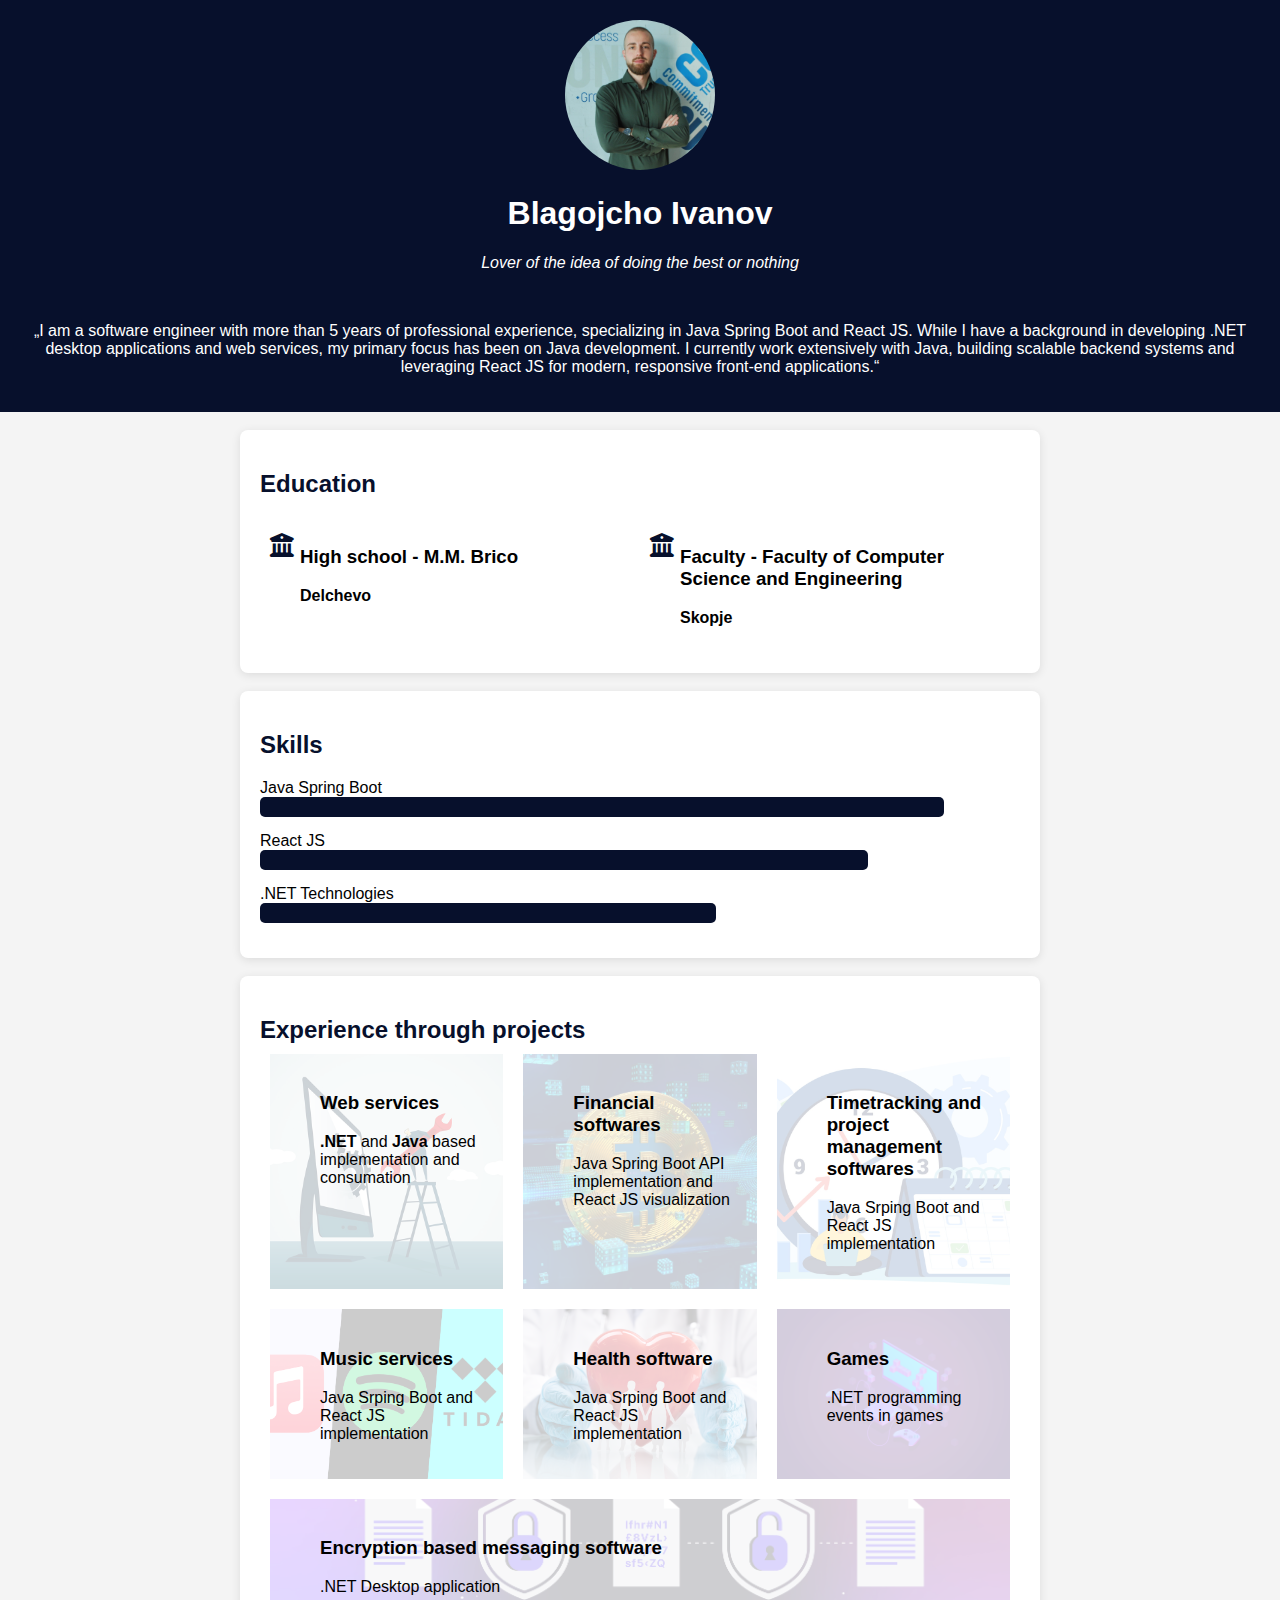
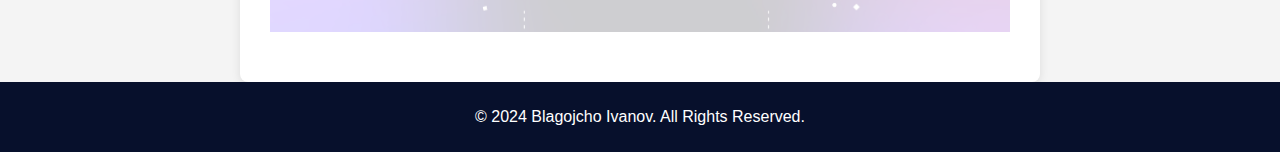
<file: index.html>
<!DOCTYPE html>
<html lang="en">
<head>
    <meta charset="UTF-8">
    <meta name="viewport" content="width=device-width, initial-scale=1.0">
    <title>Blagojcho Ivanov</title>
    <link rel="icon" type="image/x-icon" href="images/blagojcho_ivanov.ico">
    <link rel="stylesheet" href="styles.css">
    <link rel="stylesheet" href="https://cdnjs.cloudflare.com/ajax/libs/font-awesome/6.0.0-beta3/css/all.min.css">
</head>
<body>
    <header class="header">
        <div class="profile">
            <img src="images/profile.jpg" alt="Profile Picture" class="profile-image">
            <h1>Blagojcho Ivanov</h1>
            <p><i>Lover of the idea of doing the best or nothing</i></p>
            <br/>
            <p>„I am a software engineer with more than 5 years of professional experience, specializing in Java Spring Boot and React JS. While I have a background in developing .NET desktop applications and web services, my primary focus has been on Java development. I currently work extensively with Java, building scalable backend systems and leveraging React JS for modern, responsive front-end applications.“</p>
        </div>
    </header>
    <br>
    <section class="education">
        <h2>Education</h2>
        <div class="education-container">
            <div class="education-entry">
                <i class="fas fa-university"></i>
                <h3>High school - M.M. Brico</h3>
                <p><strong>Delchevo</strong></p>
            </div>
            <div class="education-entry">
                <i class="fas fa-university"></i>
                <h3>Faculty -  Faculty of Computer Science and Engineering</h3>
                <p><strong>Skopje</strong></p>
            </div>
        </div>
    </section>
    
    <br>

    <section class="skills">
        <h2>Skills</h2>
        <div class="skill">
            <label for="java">Java Spring Boot</label>
            <div class="skill-bar" id="java"></div>
        </div>
        <div class="skill">
            <label for="react">React JS</label>
            <div class="skill-bar" id="react"></div>
        </div>
        <div class="skill">
            <label for="net">.NET Technologies</label>
            <div class="skill-bar" id="net"></div>
        </div>
    </section>
    <br>
    <section class="working-experience">
        <h2>Experience through projects</h2>
        <div class="experience-container">
            <div class="experience-entry">
                <img src="images/web-services.jpg" alt="Experience 1" class="experience-image">
                <div class="experience-content">
                    <h3>Web services</h3>
                    <p><b>.NET</b> and <b>Java</b> based implementation and consumation</p>
                </div>
            </div>
            <div class="experience-entry">
                <img src="images/bitcoin.jpg" alt="Experience 2" class="experience-image">
                <div class="experience-content">
                    <h3>Financial softwares</h3>
                    <p>Java Spring Boot API implementation and React JS visualization</p>
                </div>
            </div>
            <div class="experience-entry">
                <img src="images/timetracking.jpg" alt="Experience 3" class="experience-image">
                <div class="experience-content">
                    <h3>Timetracking and project management softwares</h3>
                    <p>Java Srping Boot and React JS implementation</p>
                </div>
            </div>
            <div class="experience-entry">
                <img src="images/music.jpg" alt="Experience 4" class="experience-image">
                <div class="experience-content">
                    <h3>Music services</h3>
                    <p>Java Srping Boot and React JS implementation</p>
                </div>
            </div>
            <div class="experience-entry">
                <img src="images/healthinfo.png" alt="Experience 4" class="experience-image">
                <div class="experience-content">
                    <h3>Health software</h3>
                    <p>Java Srping Boot and React JS implementation</p>
                </div>
            </div>
            <div class="experience-entry">
                <img src="images/games.png" alt="Experience 4" class="experience-image">
                <div class="experience-content">
                    <h3>Games</h3>
                    <p>.NET programming events in games</p>
                </div>
            </div>
            <div class="experience-entry">
                <img src="images/encryption.jpg" alt="Experience 4" class="experience-image">
                <div class="experience-content">
                    <h3>Encryption based messaging software</h3>
                    <p>.NET Desktop application</p>
                </div>
            </div>
            <!-- Add more experience entries as needed -->
        </div>
    </section>

    <footer class="footer">
        <p>© 2024 Blagojcho Ivanov. All Rights Reserved.</p>
    </footer>

    <script src="script.js"></script>
</body>
</html>
</file>
<file: styles.css>
/* Base Styles */
body {
    font-family: Arial, sans-serif;
    margin: 0;
    padding: 0;
    background-color: #f4f4f4;
    transition: background-color 0.3s ease;
    overflow-x: hidden; /* Prevent horizontal scrolling */
}

* {
    box-sizing: border-box; /* Ensure padding and borders are included in element's width/height */
}

.header {
    background:  #07102c; /* Diagonal gradient */
    color: white;
    padding: 20px;
    text-align: center;
    width: 100%; /* Ensure full width */
    box-sizing: border-box;
}

.profile-image {
    border-radius: 50%;
    width: 150px;
    height: 150px;
    transition: transform 0.3s;
}

.profile-image:hover {
    transform: scale(1.1);
}

section {
    padding: 20px;
    margin: 0 auto; /* Center section */
    max-width: 800px;
    background: white;
    border-radius: 8px;
    box-sizing: border-box; /* Ensure padding is included in width */
    box-shadow: 0 2px 10px rgba(0, 0, 0, 0.1);
}

h2 {
    color: #07102c; /* Tiffany Blue */
}

.education-container,
.experience-container {
    display: flex;
    flex-wrap: wrap; /* Allow items to wrap to the next line */
    justify-content: space-between;
    width: 100%; /* Ensure containers fit within the viewport */
}

.education-entry,
.experience-entry {
    flex: 1 1 calc(33% - 20px); /* 3 items per row with space */
    margin: 10px;
    position: relative;
    padding-left: 30px; /* Space for the icon */
    transform: translateY(-20px); /* Start slightly above */
    transition: opacity 0.6s ease, transform 0.6s ease; /* Transition for both opacity and position */
}

.education-entry.show,
.experience-entry.show {
    opacity: 1; /* Fade in */
    transform: translateY(0); /* Move to original position */
}

.education-entry i,
.experience-image {
    position: absolute;
    left: 0;
    top: 5px; /* Adjust as needed for vertical alignment */
    color: #07102c; /* Tiffany Blue */
    font-size: 24px; /* Adjust size of the icon */
}

.education-image,
.experience-image {
    width: 100%;
    height: 100%;
    object-fit: cover; /* Ensure the image covers the entry */
    position: absolute; /* Position the image behind the content */
    top: 0;
    left: 0;
    opacity: 0.2; /* Make the image transparent */
    transition: opacity 0.3s ease;
}

.experience-content {
    position: relative; /* Keep the content above the image */
    padding: 20px;
    color: black;
    z-index: 1; /* Ensure content is above the image */
}

.experience-entry:hover .experience-image {
    opacity: 0.4; /* Increase image visibility on hover */
}

.skill {
    margin: 15px 0;
}

.skill-bar {
    height: 20px;
    width: 0;
    background: #07102c; /* Tiffany Blue */
    border-radius: 5px;
    transition: width 1s ease;
}

.footer {
    text-align: center;
    padding: 10px;
    background: #07102c; /* Tiffany Blue */
    color: white;
    position: relative;
    bottom: 0;
    width: 100%;
}

ul {
    list-style: none;
    padding: 0;
}

a {
    color: #07102c; /* Tiffany Blue */
    text-decoration: none;
}

a:hover {
    text-decoration: underline;
}

img {
    max-width: 100%; /* Ensure images don't overflow */
    height: auto; /* Maintain aspect ratio */
}

/* Responsive Styles */
@media (max-width: 768px) {
    .education-entry,
    .experience-entry {
        flex: 1 1 calc(50% - 20px); /* 2 items per row */
    }
}

@media (max-width: 480px) {
    .education-entry,
    .experience-entry {
        flex: 1 1 100%; /* 1 item per row */
    }

    .profile-image {
        width: 100px; /* Smaller profile image on mobile */
        height: 100px;
    }

    section {
        margin: 0 10px; /* Reduce margin on mobile to avoid overflow */
    }
}
</file>
